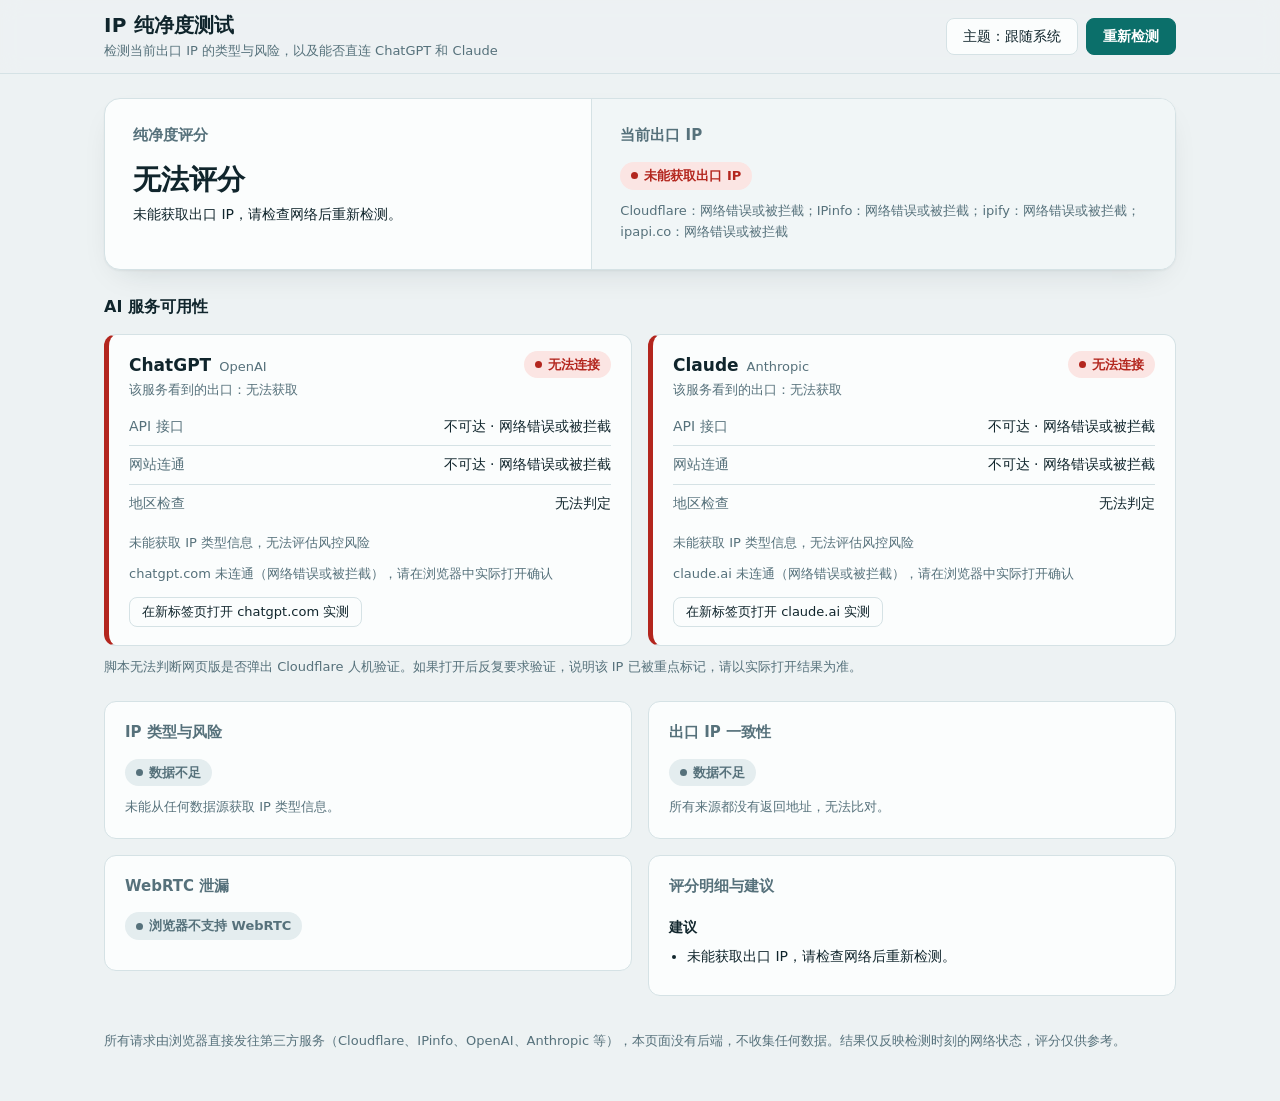
<file: index.html>
<!DOCTYPE html>
<html lang="zh-CN" data-theme="light" data-mode="auto">
<head>
<meta charset="utf-8">
<meta name="viewport" content="width=device-width, initial-scale=1">
<meta name="color-scheme" content="light dark">
<meta name="description" content="检测当前出口 IP 的类型与风险，以及能否直连 ChatGPT 和 Claude。纯前端，无后端。">
<title>IP 纯净度测试</title>
<script>
(function () {
  var mode = 'auto';
  try { var saved = localStorage.getItem('ipq.theme'); if (saved === 'light' || saved === 'dark') mode = saved; } catch (e) {}
  var dark = mode === 'dark' || (mode === 'auto' && window.matchMedia && matchMedia('(prefers-color-scheme: dark)').matches);
  document.documentElement.setAttribute('data-theme', dark ? 'dark' : 'light');
  document.documentElement.setAttribute('data-mode', mode);
})();
</script>
<link rel="icon" href="data:,">
<link rel="stylesheet" href="assets/css/style.css?v=20261124">
</head>
<body>
<header class="topbar">
  <div class="topbar-inner">
    <div class="brand">
      <h1>IP 纯净度测试</h1>
      <p class="brand-sub">检测当前出口 IP 的类型与风险，以及能否直连 ChatGPT 和 Claude</p>
    </div>
    <div class="actions">
      <button type="button" class="btn" id="theme-btn">主题：跟随系统</button>
      <button type="button" class="btn btn--primary" id="rerun-btn">重新检测</button>
    </div>
  </div>
</header>

<main class="layout">
  <div class="hero">
    <section class="hero-score" aria-live="polite" aria-labelledby="t-score">
      <h2 class="card-title" id="t-score">纯净度评分</h2>
      <div id="score-body"></div>
    </section>
    <section class="hero-ip" aria-labelledby="t-ip">
      <h2 class="card-title" id="t-ip">当前出口 IP</h2>
      <div id="ip-body"></div>
    </section>
  </div>

  <section class="ai" aria-labelledby="t-ai">
    <h2 class="section-title" id="t-ai">AI 服务可用性</h2>
    <div class="svc-grid" id="ai-body"></div>
    <p class="note">脚本无法判断网页版是否弹出 Cloudflare 人机验证。如果打开后反复要求验证，说明该 IP 已被重点标记，请以实际打开结果为准。</p>
  </section>

  <div class="details">
    <section class="panel" aria-labelledby="t-risk">
      <h2 class="card-title" id="t-risk">IP 类型与风险</h2>
      <div id="risk-body"></div>
    </section>

    <section class="panel" aria-labelledby="t-cons">
      <h2 class="card-title" id="t-cons">出口 IP 一致性</h2>
      <div id="consistency-body"></div>
    </section>

    <section class="panel" aria-labelledby="t-rtc">
      <h2 class="card-title" id="t-rtc">WebRTC 泄漏</h2>
      <div id="webrtc-body"></div>
    </section>

    <section class="panel" aria-labelledby="t-detail">
      <h2 class="card-title" id="t-detail">评分明细与建议</h2>
      <div id="detail-body"></div>
    </section>
  </div>
</main>

<footer class="footer">
  <p class="note">所有请求由浏览器直接发往第三方服务（Cloudflare、IPinfo、OpenAI、Anthropic 等），本页面没有后端，不收集任何数据。结果仅反映检测时刻的网络状态，评分仅供参考。</p>
  <nav class="footer-links" id="footer-links"></nav>
</footer>

<script defer src="assets/js/data.js?v=20261124"></script>
<script defer src="assets/js/api.js?v=20261124"></script>
<script defer src="assets/js/checks.js?v=20261124"></script>
<script defer src="assets/js/score.js?v=20261124"></script>
<script defer src="assets/js/ui.js?v=20261124"></script>
<script defer src="assets/js/app.js?v=20261124"></script>
</body>
</html>
</file>
<file: assets/css/style.css>
/* IP 纯净度测试 — 冷调"清水"配色：蓝灰底 + 深青强调，状态色只用于表达结果 */
:root {
  color-scheme: light;
  --bg: #edf2f3;
  --topbar-bg: rgba(237, 242, 243, 0.86);
  --surface: #fbfdfd;
  --surface-2: #f1f6f7;
  --text: #10252c;
  --muted: #56717b;
  --line: #d5e2e5;
  --accent: #0b6f6a;
  --accent-text: #ffffff;
  --ok: #17743f;
  --ok-bg: #e1f3e8;
  --warn: #9a5708;
  --warn-bg: #fbefd6;
  --bad: #b3261e;
  --bad-bg: #fbe5e3;
  --neutral-bg: #e4edef;
  --skeleton: #e0eaec;
  --skeleton-hi: #f1f6f7;
  --shadow: 0 1px 2px rgba(16, 37, 44, 0.05), 0 12px 32px -16px rgba(16, 37, 44, 0.18);
}

[data-theme="dark"] {
  color-scheme: dark;
  --bg: #0a1316;
  --topbar-bg: rgba(10, 19, 22, 0.86);
  --surface: #101d21;
  --surface-2: #0c181c;
  --text: #e2eef0;
  --muted: #8fa7ae;
  --line: #203238;
  --accent: #4cc9bd;
  --accent-text: #052321;
  --ok: #5fd68d;
  --ok-bg: #10301e;
  --warn: #f2b445;
  --warn-bg: #33260b;
  --bad: #ff8a80;
  --bad-bg: #3a1613;
  --neutral-bg: #18272c;
  --skeleton: #18272c;
  --skeleton-hi: #223439;
  --shadow: 0 1px 2px rgba(0, 0, 0, 0.4), 0 12px 32px -16px rgba(0, 0, 0, 0.6);
}

*,
*::before,
*::after {
  box-sizing: border-box;
}

html {
  -webkit-text-size-adjust: 100%;
}

body {
  margin: 0;
  font-family: system-ui, -apple-system, "Segoe UI", "PingFang SC", "Microsoft YaHei", "Noto Sans SC", sans-serif;
  font-size: 15px;
  line-height: 1.65;
  color: var(--text);
  background: var(--bg);
}

code,
.ip {
  font-family: ui-monospace, SFMono-Regular, "SF Mono", Consolas, "Liberation Mono", monospace;
}

:focus-visible {
  outline: 2px solid var(--accent);
  outline-offset: 2px;
}

/* ---------- 顶栏 ---------- */
.topbar {
  position: sticky;
  top: 0;
  z-index: 10;
  background: var(--topbar-bg);
  border-bottom: 1px solid var(--line);
  -webkit-backdrop-filter: blur(10px);
  backdrop-filter: blur(10px);
}

.topbar-inner {
  max-width: 1120px;
  margin: 0 auto;
  padding: 12px 24px;
  display: flex;
  align-items: center;
  justify-content: space-between;
  flex-wrap: wrap;
  gap: 12px;
}

.brand h1 {
  margin: 0;
  font-size: 20px;
  font-weight: 700;
  line-height: 1.3;
  letter-spacing: 0.01em;
}

.brand-sub {
  margin: 2px 0 0;
  font-size: 13px;
  color: var(--muted);
}

.actions {
  display: flex;
  gap: 8px;
  flex-wrap: wrap;
}

.btn {
  appearance: none;
  display: inline-flex;
  align-items: center;
  justify-content: center;
  gap: 6px;
  min-height: 36px;
  padding: 6px 16px;
  border: 1px solid var(--line);
  border-radius: 8px;
  background: var(--surface);
  color: var(--text);
  font: inherit;
  font-size: 14px;
  text-decoration: none;
  cursor: pointer;
  transition: border-color 0.15s, color 0.15s, background-color 0.15s, filter 0.15s;
}

.btn:hover {
  border-color: var(--accent);
  color: var(--accent);
}

.btn--primary {
  background: var(--accent);
  border-color: var(--accent);
  color: var(--accent-text);
  font-weight: 600;
}

.btn--primary:hover {
  color: var(--accent-text);
  filter: brightness(1.1);
}

.btn:disabled {
  opacity: 0.65;
  cursor: progress;
  filter: none;
}

.btn:disabled:hover {
  border-color: var(--accent);
  color: var(--accent-text);
}

.btn--sm {
  min-height: 30px;
  padding: 3px 12px;
  font-size: 13px;
}

/* ---------- 版面 ---------- */
.layout {
  max-width: 1120px;
  margin: 0 auto;
  padding: 24px;
  display: grid;
  gap: 24px;
}

.card-title,
.section-title {
  margin: 0 0 14px;
  font-size: 15px;
  font-weight: 700;
  color: var(--muted);
}

.section-title {
  font-size: 16px;
  color: var(--text);
}

.note {
  margin: 10px 0 0;
  font-size: 13px;
  color: var(--muted);
}

/* 顶部结论区：评分 + 出口 IP 并排 */
.hero {
  display: grid;
  grid-template-columns: minmax(0, 5fr) minmax(0, 6fr);
  background: var(--surface);
  border: 1px solid var(--line);
  border-radius: 16px;
  box-shadow: var(--shadow);
  overflow: hidden;
}

.hero-score,
.hero-ip {
  min-width: 0;
  padding: 24px 28px 26px;
}

.hero-ip {
  background: var(--surface-2);
  border-left: 1px solid var(--line);
}

.details {
  display: grid;
  grid-template-columns: repeat(2, minmax(0, 1fr));
  gap: 16px;
  align-items: start;
}

.panel {
  min-width: 0;
  padding: 18px 20px 20px;
  background: var(--surface);
  border: 1px solid var(--line);
  border-radius: 12px;
}

/* ---------- 出口 IP ---------- */
.ip-line {
  display: flex;
  align-items: center;
  justify-content: space-between;
  gap: 12px;
  flex-wrap: wrap;
  margin-bottom: 10px;
}

.ip {
  font-size: clamp(22px, 3.4vw, 32px);
  font-weight: 700;
  line-height: 1.25;
  letter-spacing: -0.01em;
  word-break: break-all;
}

.rows {
  margin: 0;
}

.row {
  display: flex;
  justify-content: space-between;
  gap: 16px;
  padding: 7px 0;
  border-bottom: 1px solid var(--line);
  font-size: 14px;
}

.row:last-child {
  border-bottom: 0;
}

.row dt {
  flex: 0 0 auto;
  color: var(--muted);
}

.row dd {
  margin: 0;
  text-align: right;
  word-break: break-all;
}

/* ---------- 标签 ---------- */
.badge-line {
  margin: 0 0 10px;
}

.badge {
  display: inline-flex;
  align-items: center;
  gap: 6px;
  padding: 3px 11px;
  border-radius: 999px;
  font-size: 13px;
  font-weight: 600;
  white-space: nowrap;
}

.badge::before {
  content: "";
  width: 7px;
  height: 7px;
  border-radius: 50%;
  background: currentColor;
}

.badge--ok {
  color: var(--ok);
  background: var(--ok-bg);
}

.badge--warn {
  color: var(--warn);
  background: var(--warn-bg);
}

.badge--bad {
  color: var(--bad);
  background: var(--bad-bg);
}

.badge--muted {
  color: var(--muted);
  background: var(--neutral-bg);
}

.chips {
  display: flex;
  flex-wrap: wrap;
  gap: 8px;
  margin-bottom: 12px;
}

.chip {
  display: inline-flex;
  align-items: center;
  padding: 3px 11px;
  border-radius: 999px;
  font-size: 13px;
  border: 1px solid var(--line);
  color: var(--muted);
  background: var(--neutral-bg);
}

.chip--ok {
  color: var(--ok);
  background: var(--ok-bg);
  border-color: transparent;
}

.chip--warn {
  color: var(--warn);
  background: var(--warn-bg);
  border-color: transparent;
}

.chip--bad {
  color: var(--bad);
  background: var(--bad-bg);
  border-color: transparent;
}

/* ---------- 表格 ---------- */
.table-wrap {
  overflow-x: auto;
}

.table {
  width: 100%;
  border-collapse: collapse;
  font-size: 14px;
}

.table th,
.table td {
  padding: 7px 8px;
  border-bottom: 1px solid var(--line);
  text-align: left;
  word-break: break-all;
}

.table th:first-child,
.table td:first-child {
  padding-left: 0;
}

.table th {
  font-weight: 500;
  color: var(--muted);
}

.table .c-fixed {
  white-space: nowrap;
  word-break: keep-all;
}

.table tr:last-child td {
  border-bottom: 0;
}

.t-ok {
  color: var(--ok);
}

.t-bad {
  color: var(--bad);
}

.t-muted {
  color: var(--muted);
}

/* ---------- 评分 ---------- */
.score-body {
  display: flex;
  align-items: center;
  gap: 22px;
  flex-wrap: wrap;
}

.gauge {
  flex: 0 0 auto;
  width: 148px;
  height: 148px;
}

.gauge-track,
.gauge-value {
  fill: none;
  stroke-width: 9;
}

.gauge-track {
  stroke: var(--skeleton);
}

.gauge-value {
  stroke-linecap: round;
  transform: rotate(-90deg);
  transform-origin: 60px 60px;
  transition: stroke-dashoffset 0.9s cubic-bezier(0.22, 0.8, 0.3, 1);
}

.gauge-value--good {
  stroke: var(--ok);
}

.gauge-value--warn {
  stroke: var(--warn);
}

.gauge-value--bad {
  stroke: var(--bad);
}

.gauge-num {
  font-size: 34px;
  font-weight: 700;
  font-variant-numeric: tabular-nums;
  fill: var(--text);
}

.gauge-unit {
  font-size: 11px;
  fill: var(--muted);
}

.score-text {
  flex: 1 1 180px;
  min-width: 0;
}

.score-text p {
  margin: 6px 0 0;
  font-size: 14px;
}

.grade {
  font-size: 28px;
  font-weight: 700;
  line-height: 1.25;
}

.grade--good {
  color: var(--ok);
}

.grade--warn {
  color: var(--warn);
}

.grade--bad {
  color: var(--bad);
}

/* ---------- AI 服务 ---------- */
.svc-grid {
  display: grid;
  grid-template-columns: repeat(2, minmax(0, 1fr));
  gap: 16px;
}

.svc {
  min-width: 0;
  padding: 16px 20px 18px;
  background: var(--surface);
  border: 1px solid var(--line);
  border-left: 5px solid var(--status, var(--line));
  border-radius: 12px;
}

.svc--ok {
  --status: var(--ok);
}

.svc--risk,
.svc--unlisted {
  --status: var(--warn);
}

.svc--region,
.svc--blocked {
  --status: var(--bad);
}

.svc-head {
  display: flex;
  align-items: flex-start;
  justify-content: space-between;
  gap: 12px;
  flex-wrap: wrap;
  margin-bottom: 8px;
}

.svc-name {
  font-size: 17px;
  font-weight: 700;
}

.svc-vendor {
  margin-left: 8px;
  font-size: 13px;
  font-weight: 400;
  color: var(--muted);
}

.svc-sub {
  font-size: 13px;
  color: var(--muted);
  word-break: break-all;
}

.svc-link {
  margin-top: 12px;
}

/* ---------- 评分明细 ---------- */
.items {
  list-style: none;
  margin: 0;
  padding: 0;
}

.items li {
  display: flex;
  flex-wrap: wrap;
  justify-content: space-between;
  gap: 2px 12px;
  padding: 8px 0;
  border-bottom: 1px solid var(--line);
  font-size: 14px;
}

.items li:last-child {
  border-bottom: 0;
}

.items .ev {
  flex-basis: 100%;
  font-size: 13px;
  color: var(--muted);
}

.score-group + .score-group {
  margin-top: 14px;
}

.score-group-head {
  display: flex;
  align-items: baseline;
  justify-content: space-between;
  gap: 12px;
  margin: 0 0 2px;
  padding-bottom: 4px;
  border-bottom: 1px solid var(--line);
  font-size: 13px;
  font-weight: 700;
}

.score-footnote {
  margin-top: 14px;
}

.ded--hit {
  color: var(--bad);
  font-weight: 700;
  font-variant-numeric: tabular-nums;
}

.ded--zero {
  color: var(--ok);
}

.ded--miss {
  color: var(--muted);
}

.advice-title {
  margin: 18px 0 4px;
  font-size: 14px;
  font-weight: 700;
}

.advice {
  margin: 0;
  padding-left: 18px;
  font-size: 14px;
}

.advice li {
  margin: 6px 0;
}

/* ---------- 加载骨架 ---------- */
.skeleton {
  height: 14px;
  margin: 10px 0;
  border-radius: 6px;
  background: linear-gradient(90deg, var(--skeleton) 25%, var(--skeleton-hi) 50%, var(--skeleton) 75%);
  background-size: 200% 100%;
  animation: shimmer 1.4s infinite;
}

.skeleton--lg {
  height: 28px;
  width: 55%;
}

.skeleton--w40 {
  width: 40%;
}

.skeleton--w60 {
  width: 60%;
}

.skeleton--w80 {
  width: 80%;
}

.skeleton--full {
  width: 100%;
}

@keyframes shimmer {
  to {
    background-position: -200% 0;
  }
}

/* ---------- 页脚 ---------- */
.footer {
  max-width: 1120px;
  margin: 0 auto;
  padding: 0 24px 40px;
}

.footer-links {
  display: flex;
  flex-wrap: wrap;
  gap: 8px 16px;
  margin-top: 10px;
  font-size: 13px;
  color: var(--muted);
}

.footer-links a {
  color: var(--accent);
  text-decoration: none;
}

.footer-links a:hover {
  text-decoration: underline;
}

/* ---------- 响应式 ---------- */
@media (max-width: 860px) {
  .details,
  .svc-grid {
    grid-template-columns: minmax(0, 1fr);
  }
}

@media (max-width: 720px) {
  .layout {
    padding: 16px;
    gap: 16px;
  }

  .topbar-inner {
    padding: 10px 16px;
  }

  .hero {
    grid-template-columns: minmax(0, 1fr);
  }

  .hero-score,
  .hero-ip {
    padding: 20px;
  }

  .hero-ip {
    border-left: 0;
    border-top: 1px solid var(--line);
  }

  .footer {
    padding: 0 16px 32px;
  }
}

@media (prefers-reduced-motion: reduce) {
  .skeleton {
    animation: none;
  }

  .gauge-value,
  .btn {
    transition: none;
  }
}
</file>
